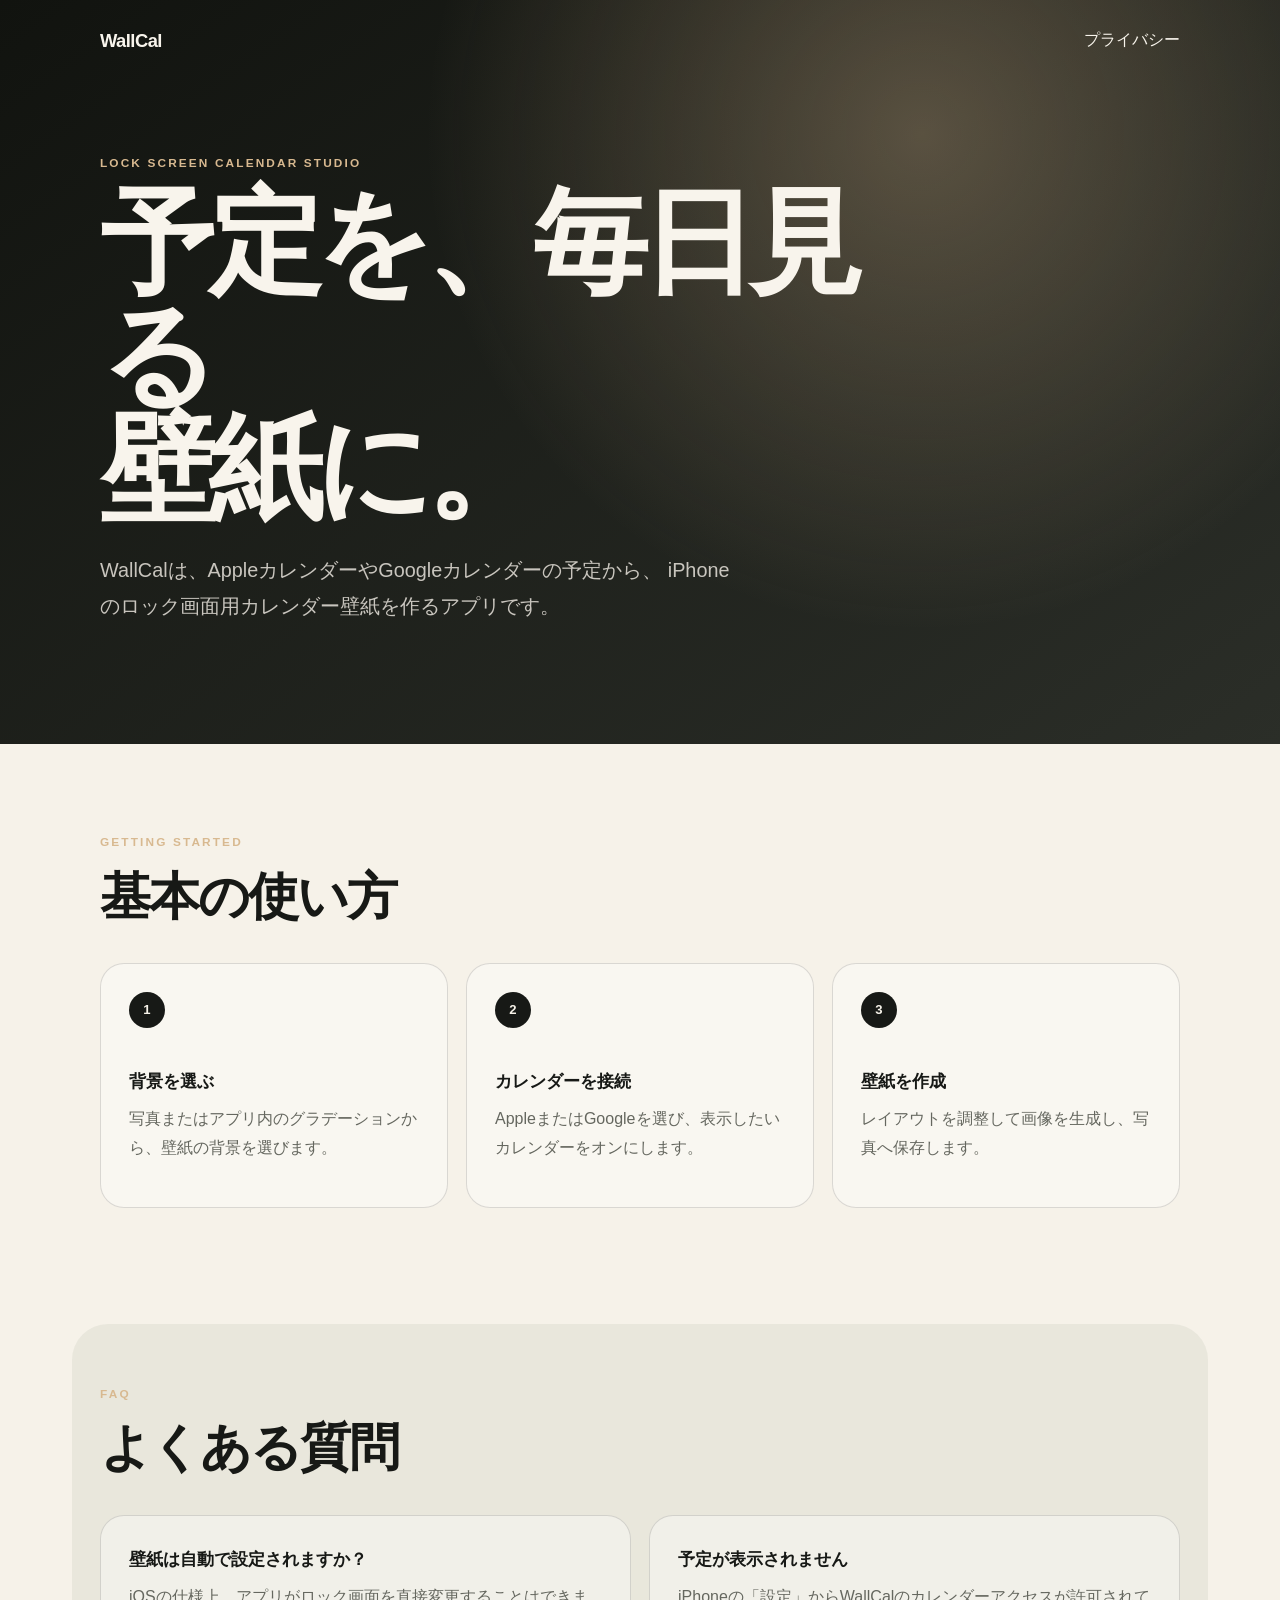
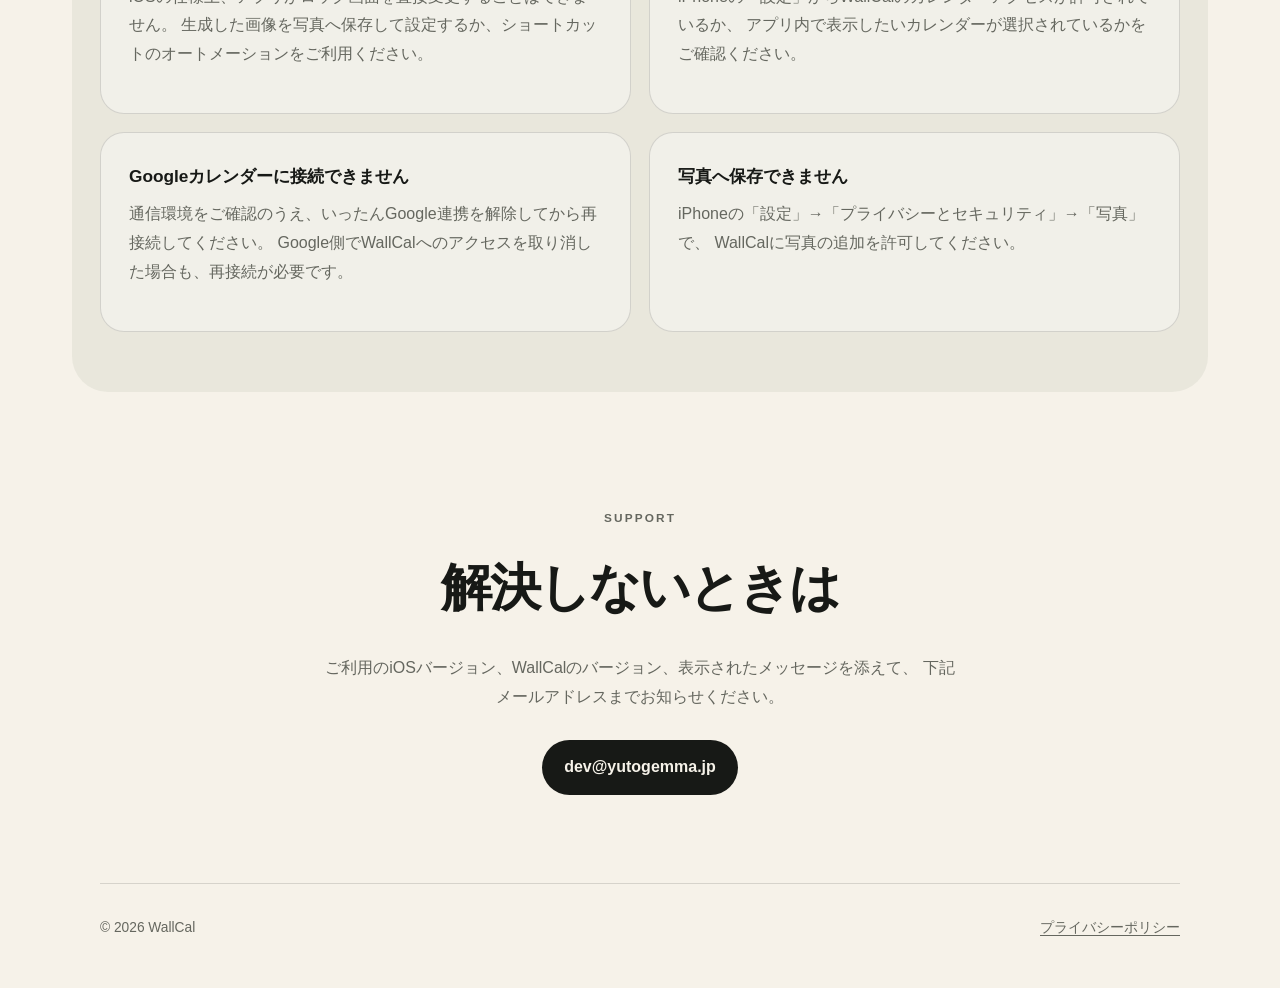
<file: index.html>
<!doctype html>
<html lang="ja">
<head>
  <meta charset="utf-8">
  <meta name="viewport" content="width=device-width, initial-scale=1">
  <meta name="description" content="WallCalのサポートページ。使い方、よくある質問、プライバシー情報をご案内します。">
  <meta name="theme-color" content="#171916">
  <title>WallCal サポート</title>
  <link rel="stylesheet" href="styles.css">
</head>
<body>
  <header class="hero">
    <nav class="nav">
      <a class="brand" href="./" aria-label="WallCal サポート トップ">WallCal</a>
      <a href="privacy.html">プライバシー</a>
    </nav>
    <div class="hero-content">
      <p class="eyebrow">LOCK SCREEN CALENDAR STUDIO</p>
      <h1>予定を、毎日見る<br>壁紙に。</h1>
      <p class="lead">
        WallCalは、AppleカレンダーやGoogleカレンダーの予定から、
        iPhoneのロック画面用カレンダー壁紙を作るアプリです。
      </p>
    </div>
  </header>

  <main>
    <section aria-labelledby="start">
      <p class="section-label">GETTING STARTED</p>
      <h2 id="start">基本の使い方</h2>
      <ol class="steps">
        <li>
          <span>1</span>
          <div>
            <h3>背景を選ぶ</h3>
            <p>写真またはアプリ内のグラデーションから、壁紙の背景を選びます。</p>
          </div>
        </li>
        <li>
          <span>2</span>
          <div>
            <h3>カレンダーを接続</h3>
            <p>AppleまたはGoogleを選び、表示したいカレンダーをオンにします。</p>
          </div>
        </li>
        <li>
          <span>3</span>
          <div>
            <h3>壁紙を作成</h3>
            <p>レイアウトを調整して画像を生成し、写真へ保存します。</p>
          </div>
        </li>
      </ol>
    </section>

    <section class="tinted" aria-labelledby="faq">
      <p class="section-label">FAQ</p>
      <h2 id="faq">よくある質問</h2>
      <div class="faq-grid">
        <article>
          <h3>壁紙は自動で設定されますか？</h3>
          <p>
            iOSの仕様上、アプリがロック画面を直接変更することはできません。
            生成した画像を写真へ保存して設定するか、ショートカットのオートメーションをご利用ください。
          </p>
        </article>
        <article>
          <h3>予定が表示されません</h3>
          <p>
            iPhoneの「設定」からWallCalのカレンダーアクセスが許可されているか、
            アプリ内で表示したいカレンダーが選択されているかをご確認ください。
          </p>
        </article>
        <article>
          <h3>Googleカレンダーに接続できません</h3>
          <p>
            通信環境をご確認のうえ、いったんGoogle連携を解除してから再接続してください。
            Google側でWallCalへのアクセスを取り消した場合も、再接続が必要です。
          </p>
        </article>
        <article>
          <h3>写真へ保存できません</h3>
          <p>
            iPhoneの「設定」→「プライバシーとセキュリティ」→「写真」で、
            WallCalに写真の追加を許可してください。
          </p>
        </article>
      </div>
    </section>

    <section class="contact" aria-labelledby="contact">
      <p class="section-label">SUPPORT</p>
      <h2 id="contact">解決しないときは</h2>
      <p>
        ご利用のiOSバージョン、WallCalのバージョン、表示されたメッセージを添えて、
        下記メールアドレスまでお知らせください。
      </p>
      <a class="button" href="mailto:dev@yutogemma.jp">
        dev@yutogemma.jp
      </a>
    </section>
  </main>

  <footer>
    <span>© 2026 WallCal</span>
    <a href="privacy.html">プライバシーポリシー</a>
  </footer>
</body>
</html>
</file>
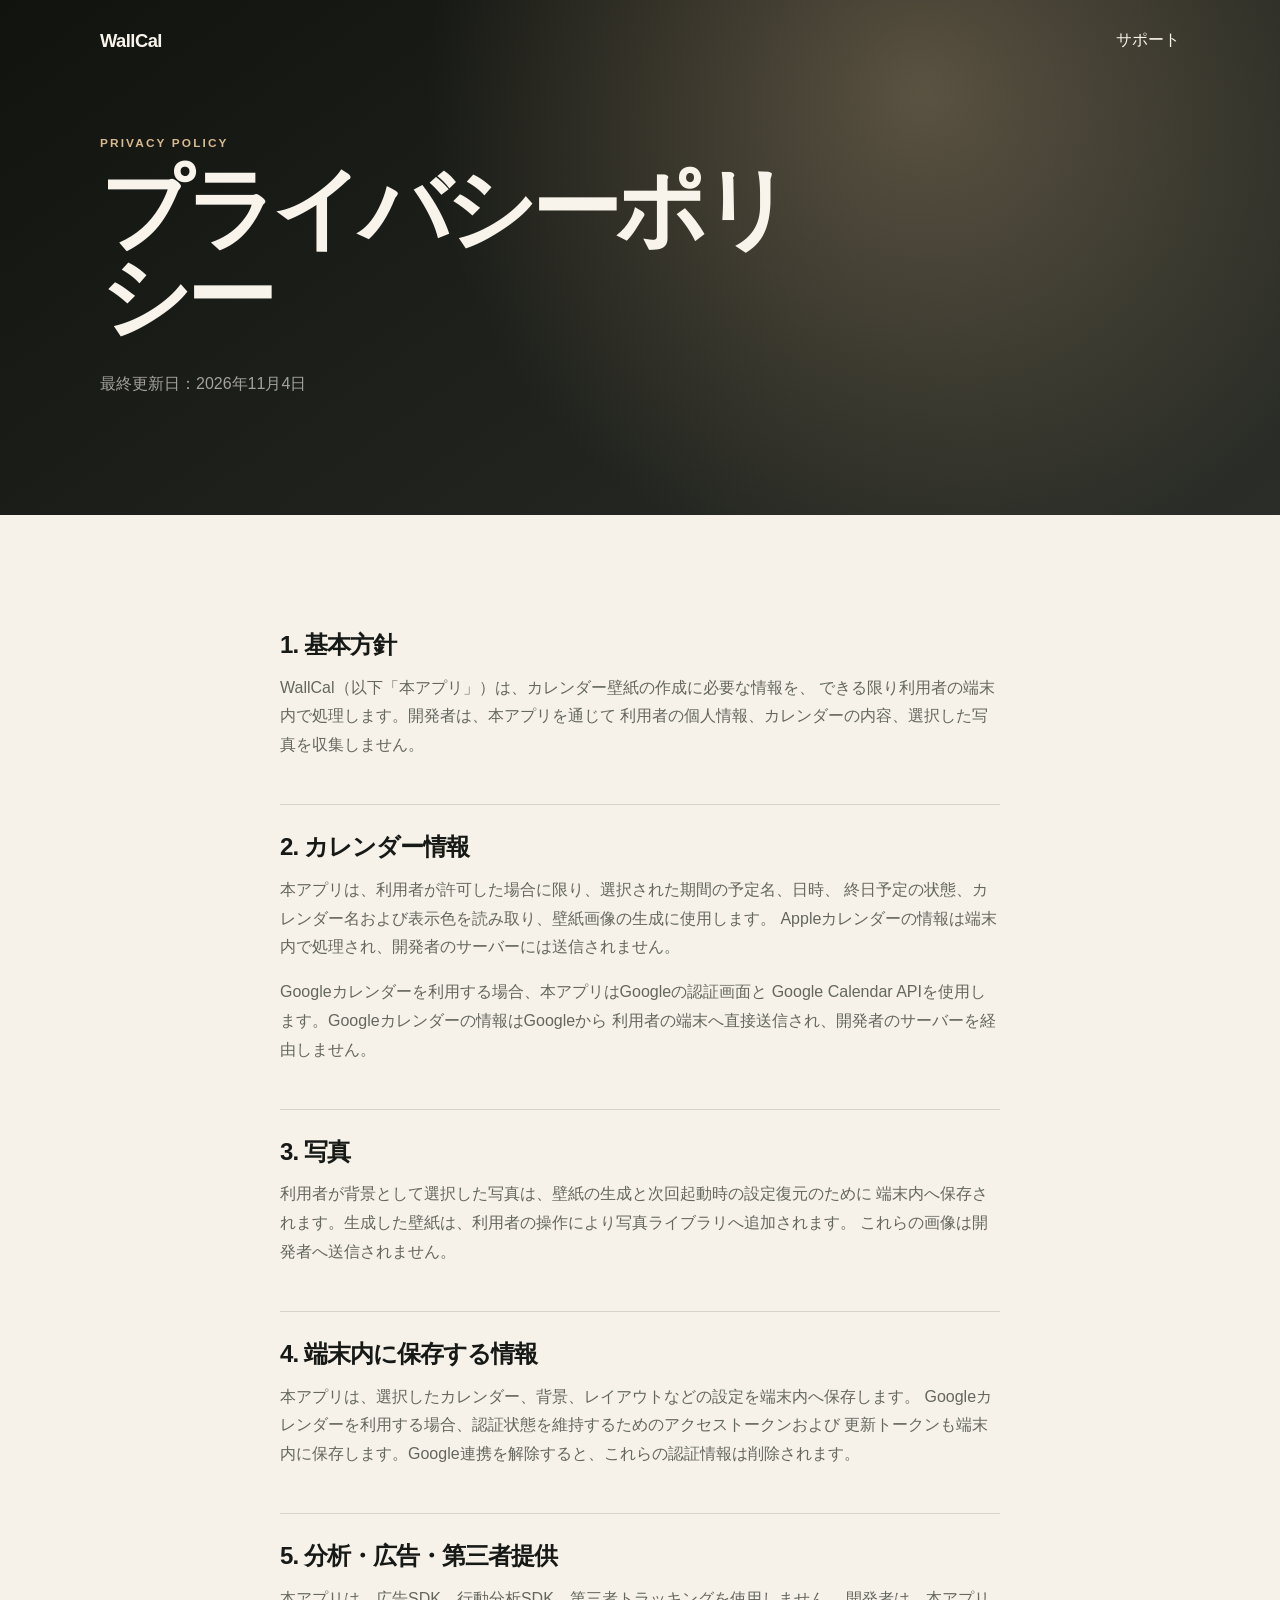
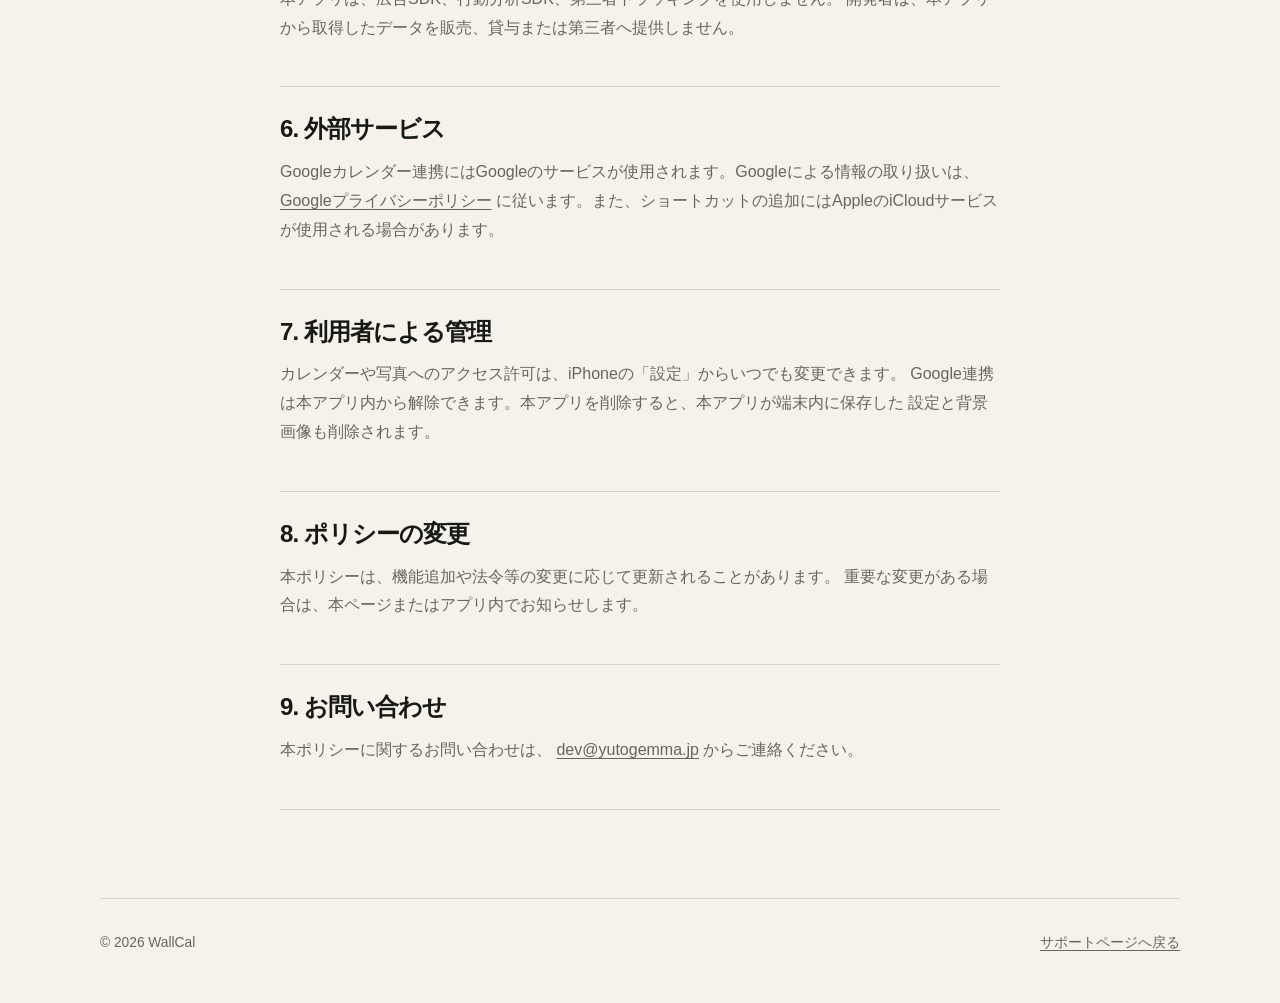
<file: privacy.html>
<!doctype html>
<html lang="ja">
<head>
  <meta charset="utf-8">
  <meta name="viewport" content="width=device-width, initial-scale=1">
  <meta name="description" content="WallCalのプライバシーポリシー。">
  <meta name="theme-color" content="#171916">
  <title>プライバシーポリシー | WallCal</title>
  <link rel="stylesheet" href="styles.css">
</head>
<body>
  <header class="page-header">
    <nav class="nav">
      <a class="brand" href="./">WallCal</a>
      <a href="./">サポート</a>
    </nav>
    <div>
      <p class="eyebrow">PRIVACY POLICY</p>
      <h1>プライバシーポリシー</h1>
      <p class="updated">最終更新日：2026年11月4日</p>
    </div>
  </header>

  <main class="policy">
    <section>
      <h2>1. 基本方針</h2>
      <p>
        WallCal（以下「本アプリ」）は、カレンダー壁紙の作成に必要な情報を、
        できる限り利用者の端末内で処理します。開発者は、本アプリを通じて
        利用者の個人情報、カレンダーの内容、選択した写真を収集しません。
      </p>
    </section>

    <section>
      <h2>2. カレンダー情報</h2>
      <p>
        本アプリは、利用者が許可した場合に限り、選択された期間の予定名、日時、
        終日予定の状態、カレンダー名および表示色を読み取り、壁紙画像の生成に使用します。
        Appleカレンダーの情報は端末内で処理され、開発者のサーバーには送信されません。
      </p>
      <p>
        Googleカレンダーを利用する場合、本アプリはGoogleの認証画面と
        Google Calendar APIを使用します。Googleカレンダーの情報はGoogleから
        利用者の端末へ直接送信され、開発者のサーバーを経由しません。
      </p>
    </section>

    <section>
      <h2>3. 写真</h2>
      <p>
        利用者が背景として選択した写真は、壁紙の生成と次回起動時の設定復元のために
        端末内へ保存されます。生成した壁紙は、利用者の操作により写真ライブラリへ追加されます。
        これらの画像は開発者へ送信されません。
      </p>
    </section>

    <section>
      <h2>4. 端末内に保存する情報</h2>
      <p>
        本アプリは、選択したカレンダー、背景、レイアウトなどの設定を端末内へ保存します。
        Googleカレンダーを利用する場合、認証状態を維持するためのアクセストークンおよび
        更新トークンも端末内に保存します。Google連携を解除すると、これらの認証情報は削除されます。
      </p>
    </section>

    <section>
      <h2>5. 分析・広告・第三者提供</h2>
      <p>
        本アプリは、広告SDK、行動分析SDK、第三者トラッキングを使用しません。
        開発者は、本アプリから取得したデータを販売、貸与または第三者へ提供しません。
      </p>
    </section>

    <section>
      <h2>6. 外部サービス</h2>
      <p>
        Googleカレンダー連携にはGoogleのサービスが使用されます。Googleによる情報の取り扱いは、
        <a href="https://policies.google.com/privacy" rel="noopener noreferrer">Googleプライバシーポリシー</a>
        に従います。また、ショートカットの追加にはAppleのiCloudサービスが使用される場合があります。
      </p>
    </section>

    <section>
      <h2>7. 利用者による管理</h2>
      <p>
        カレンダーや写真へのアクセス許可は、iPhoneの「設定」からいつでも変更できます。
        Google連携は本アプリ内から解除できます。本アプリを削除すると、本アプリが端末内に保存した
        設定と背景画像も削除されます。
      </p>
    </section>

    <section>
      <h2>8. ポリシーの変更</h2>
      <p>
        本ポリシーは、機能追加や法令等の変更に応じて更新されることがあります。
        重要な変更がある場合は、本ページまたはアプリ内でお知らせします。
      </p>
    </section>

    <section>
      <h2>9. お問い合わせ</h2>
      <p>
        本ポリシーに関するお問い合わせは、
        <a href="mailto:dev@yutogemma.jp">dev@yutogemma.jp</a>
        からご連絡ください。
      </p>
    </section>
  </main>

  <footer>
    <span>© 2026 WallCal</span>
    <a href="./">サポートページへ戻る</a>
  </footer>
</body>
</html>
</file>
<file: styles.css>
:root {
  color-scheme: light;
  --ink: #171916;
  --muted: #65675f;
  --paper: #f6f2e9;
  --sand: #d8b990;
  --sage: #a9b0a0;
  --line: rgba(23, 25, 22, 0.14);
}

* {
  box-sizing: border-box;
}

html {
  scroll-behavior: smooth;
}

body {
  margin: 0;
  color: var(--ink);
  background: var(--paper);
  font-family: -apple-system, BlinkMacSystemFont, "Hiragino Sans", "Yu Gothic", sans-serif;
  line-height: 1.8;
}

a {
  color: inherit;
  text-underline-offset: 0.2em;
}

.hero,
.page-header {
  color: #f8f4ec;
  background:
    radial-gradient(circle at 72% 18%, rgba(216, 185, 144, 0.32), transparent 31rem),
    linear-gradient(145deg, #11130f, #2b2e28);
}

.hero {
  min-height: 72vh;
  display: grid;
  grid-template-rows: auto 1fr;
}

.nav {
  width: min(1080px, calc(100% - 40px));
  margin: 0 auto;
  padding: 24px 0;
  display: flex;
  align-items: center;
  justify-content: space-between;
}

.nav a {
  text-decoration: none;
}

.brand {
  font-size: 1.15rem;
  font-weight: 750;
  letter-spacing: -0.03em;
}

.hero-content,
.page-header > div {
  width: min(1080px, calc(100% - 40px));
  margin: auto;
  padding: 72px 0 100px;
}

.page-header > div {
  padding-top: 52px;
}

.eyebrow,
.section-label {
  margin: 0 0 12px;
  color: var(--sand);
  font-size: 0.74rem;
  font-weight: 750;
  letter-spacing: 0.18em;
}

h1,
h2,
h3,
p {
  margin-top: 0;
}

h1 {
  margin-bottom: 28px;
  max-width: 760px;
  font-size: clamp(3.2rem, 9vw, 7.4rem);
  line-height: 0.98;
  letter-spacing: -0.065em;
}

.page-header h1 {
  font-size: clamp(2.6rem, 7vw, 5.6rem);
}

.lead {
  max-width: 640px;
  color: rgba(248, 244, 236, 0.78);
  font-size: clamp(1rem, 2vw, 1.24rem);
}

.updated {
  color: rgba(248, 244, 236, 0.62);
}

main > section,
.policy {
  width: min(1080px, calc(100% - 40px));
  margin: 0 auto;
  padding: 88px 0;
}

h2 {
  margin-bottom: 36px;
  font-size: clamp(2rem, 4vw, 3.2rem);
  line-height: 1.2;
  letter-spacing: -0.04em;
}

h3 {
  margin-bottom: 8px;
  font-size: 1.08rem;
}

.steps {
  list-style: none;
  margin: 0;
  padding: 0;
  display: grid;
  grid-template-columns: repeat(3, 1fr);
  gap: 18px;
}

.steps li,
.faq-grid article {
  border: 1px solid var(--line);
  border-radius: 24px;
  background: rgba(255, 255, 255, 0.38);
}

.steps li {
  padding: 28px;
}

.steps li > span {
  width: 36px;
  height: 36px;
  margin-bottom: 38px;
  display: grid;
  place-items: center;
  border-radius: 999px;
  color: var(--paper);
  background: var(--ink);
  font-size: 0.82rem;
  font-weight: 750;
}

.steps p,
.faq-grid p,
.contact p,
.policy p {
  color: var(--muted);
}

.tinted {
  position: relative;
}

.tinted::before {
  position: absolute;
  z-index: -1;
  inset: 28px -28px;
  border-radius: 36px;
  background: rgba(169, 176, 160, 0.18);
  content: "";
}

.faq-grid {
  display: grid;
  grid-template-columns: repeat(2, 1fr);
  gap: 18px;
}

.faq-grid article {
  padding: 28px;
}

.contact {
  text-align: center;
}

.contact p {
  max-width: 640px;
  margin: 0 auto 28px;
}

.button {
  display: inline-block;
  padding: 13px 22px;
  border-radius: 999px;
  color: var(--paper);
  background: var(--ink);
  text-decoration: none;
  font-weight: 700;
}

.policy {
  max-width: 760px;
}

.policy section {
  padding: 28px 0;
  border-bottom: 1px solid var(--line);
}

.policy h2 {
  margin-bottom: 14px;
  font-size: 1.5rem;
}

footer {
  width: min(1080px, calc(100% - 40px));
  margin: 0 auto;
  padding: 32px 0 48px;
  display: flex;
  justify-content: space-between;
  border-top: 1px solid var(--line);
  color: var(--muted);
  font-size: 0.86rem;
}

@media (max-width: 760px) {
  .hero {
    min-height: 630px;
  }

  .hero-content,
  .page-header > div {
    padding: 56px 0 76px;
  }

  .steps,
  .faq-grid {
    grid-template-columns: 1fr;
  }

  main > section,
  .policy {
    padding: 66px 0;
  }

  .tinted::before {
    inset: 20px -10px;
  }

  footer {
    gap: 12px;
    flex-direction: column;
  }
}
</file>
